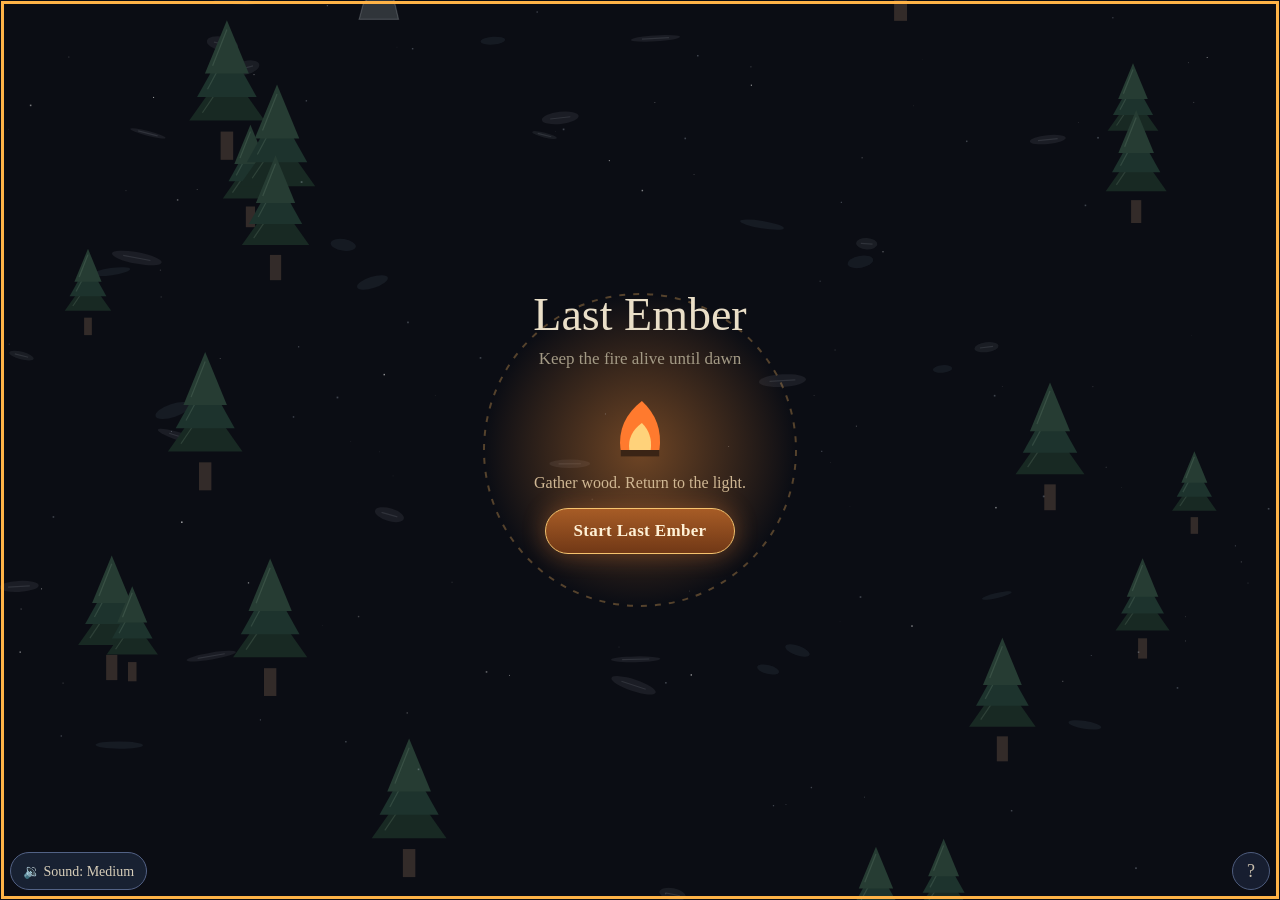
<file: last-ember-extension/index.html>
<!DOCTYPE html>
<html lang="en">
<head>
<meta charset="utf-8">
<meta name="viewport" content="width=device-width, initial-scale=1">
<meta name="theme-color" content="#0b0d14">
<title>Last Ember</title>
<link rel="manifest" href="manifest.webmanifest">
<link rel="stylesheet" href="style.css">
</head>
<body>
<canvas id="c" tabindex="0" aria-label="Last Ember game. Carry wood to the fire until dawn. Press the question mark button for how to play."></canvas>
<button id="startbtn" type="button" hidden>Start Last Ember</button>
<div id="live" class="sr" aria-live="polite"></div>
<button id="mutebtn" type="button" aria-label="Sound volume">🔊</button>
<button id="helpbtn" aria-label="How to play">?</button>
<div id="how" role="dialog" aria-label="How to play" hidden>
<p><b>How to play</b></p>
<p>Keep the fire alive until dawn. Walk over logs to pick them up (you can carry a few), then walk to the fire to feed it.</p>
<p>Move by tapping or dragging, or with the arrow keys or WASD. Stay inside the dashed ring of light: wolves attack you outside it and keep away from the fire.</p>
<p>P or Esc pauses. M or the speaker button changes the volume. After each night, choose an upgrade by tapping a card or pressing 1 or 2.</p>
<p>Top-left: the ring is the fire's fuel and the brown slots show the wood you carry. Top-right: the hearts are your health. The bar along the top fills as dawn gets closer.</p>
<button id="howclose">Close</button>
</div>
<script src="game.js" defer></script>
<script src="pwa-register.js" defer></script>
</body>
</html>
</file>
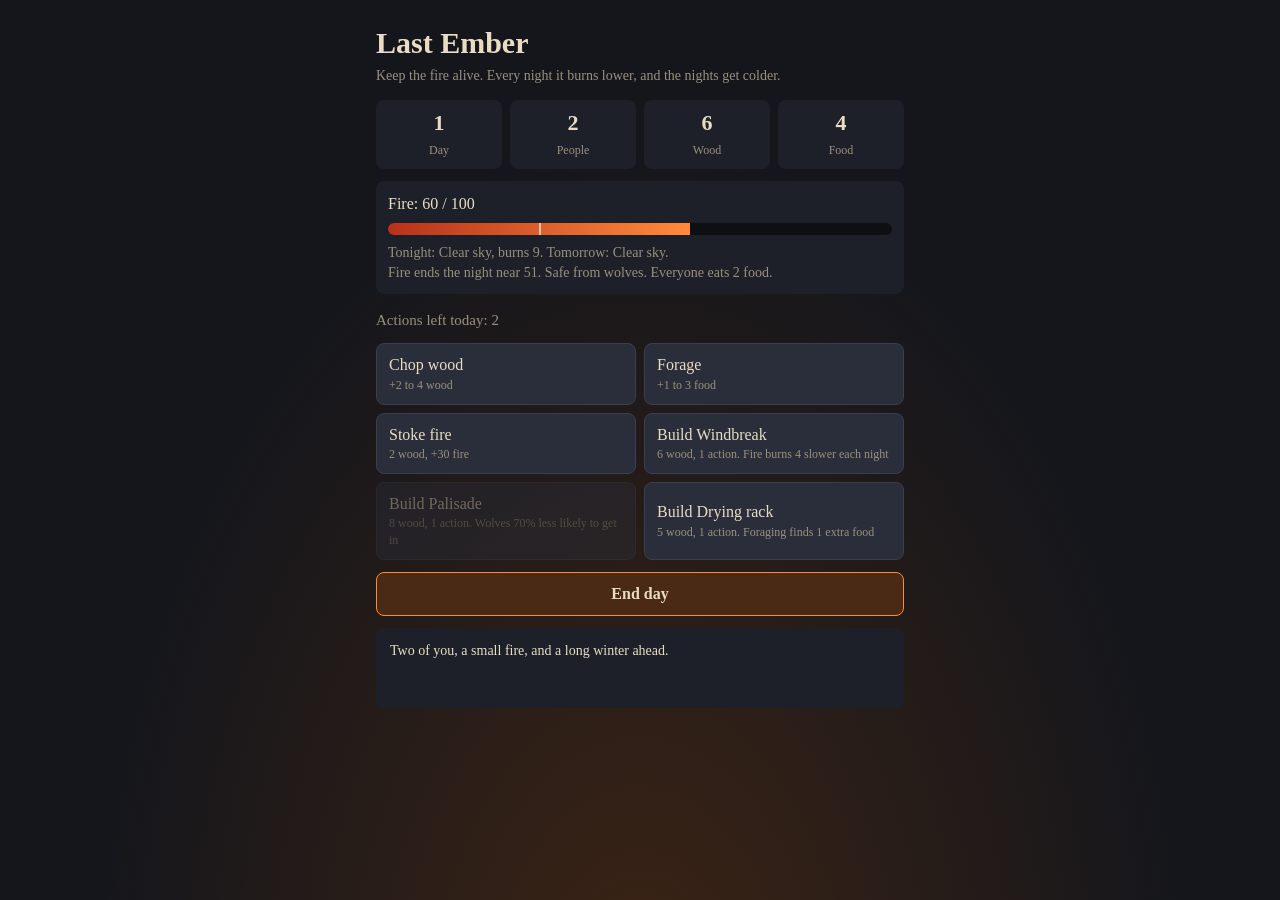
<file: last-ember.html>
<!DOCTYPE html>
<html lang="en">
<head>
<meta charset="utf-8">
<meta name="viewport" content="width=device-width, initial-scale=1">
<title>Last Ember</title>
<style>
:root{--ink:#e9dcc3;--dim:#9a917c;--bg:#14161c;--card:#1d2029;--ember:#ff8a3d}
*{box-sizing:border-box}
body{margin:0;min-height:100vh;background:radial-gradient(ellipse at 50% 115%,#3d2414 0,var(--bg) 62%) fixed;color:var(--ink);font:16px/1.4 Georgia,serif;display:flex;justify-content:center}
main{width:min(560px,100%);padding:22px 16px 40px}
h1{margin:0;font-size:30px}
.sub{color:var(--dim);margin:2px 0 14px;font-size:14px}
.stats{display:grid;grid-template-columns:repeat(4,1fr);gap:8px;margin:12px 0}
.stat{background:var(--card);border-radius:8px;padding:8px;text-align:center}
.stat b{display:block;font-size:22px}
.stat span{font-size:12px;color:var(--dim)}
.fire{background:var(--card);padding:12px;border-radius:8px}
.bar{height:12px;background:#0d0f13;border-radius:6px;overflow:hidden;position:relative;margin:8px 0}
.bar i{display:block;height:100%;background:linear-gradient(90deg,#b8321a,var(--ember));transition:width .4s}
.bar u{position:absolute;top:0;height:100%;width:2px;background:var(--ink);opacity:.8}
.note{font-size:14px;color:var(--dim);margin:0}
.warn{color:#ff6b57}
.grid{display:grid;grid-template-columns:1fr 1fr;gap:8px;margin:12px 0}
button{font:inherit;color:var(--ink);background:#2a2e3a;border:1px solid #3a3f4e;border-radius:8px;padding:10px 12px;cursor:pointer;text-align:left}
button:hover:not(:disabled){border-color:var(--ember)}
button:focus-visible{outline:2px solid var(--ember)}
button:disabled{opacity:.4;cursor:not-allowed}
button small{display:block;color:var(--dim);font-size:12px}
.end{width:100%;background:#4a2a14;border-color:var(--ember);text-align:center;font-weight:bold}
h2{font-size:15px;margin:16px 0 0;color:var(--dim);font-weight:normal}
#log{background:var(--card);border-radius:8px;padding:8px 14px;min-height:80px;font-size:14px;margin-top:12px}
#log p{margin:5px 0}
</style>
</head>
<body>
<main>
<h1>Last Ember</h1>
<div class="sub">Keep the fire alive. Every night it burns lower, and the nights get colder.</div>
<div id="app"></div>
</main>
<script>
const BUILDS = {
  wind: { n: 'Windbreak', c: 6, d: 'Fire burns 4 slower each night' },
  pal:  { n: 'Palisade',  c: 8, d: 'Wolves 70% less likely to get in' },
  rack: { n: 'Drying rack', c: 5, d: 'Foraging finds 1 extra food' }
};
const WX = {
  calm:  ['Clear sky', 0],
  cold:  ['Cold snap', 8],
  storm: ['Storm', 20]
};
let S, best = 0;
try { best = +localStorage.getItem('lastEmberBest') || 0; } catch (e) {}
const rnd = (a, b) => a + Math.floor(Math.random() * (b - a + 1));

function wx(d) {
  if (!S.wx[d]) {
    const r = Math.random(), k = Math.min(0.3, 0.08 + d * 0.01);
    S.wx[d] = r < k ? 'storm' : r < k + 0.2 ? 'cold' : 'calm';
  }
  return S.wx[d];
}
function decay() {
  return Math.max(4, 8 + S.day + WX[wx(S.day)][1] - (S.built.wind ? 4 : 0));
}

function newGame() {
  S = { day: 1, pop: 2, ap: 2, wood: 6, food: 4, fire: 60, built: {}, stranger: false, over: false, wx: {},
        log: ['Two of you, a small fire, and a long winter ahead.'] };
  render();
}

function act(a) {
  if (S.over || S.stranger || S.ap < 1) return;
  const B = BUILDS[a];
  let msg;
  if (a === 'chop') { const n = rnd(2, 4); S.wood += n; msg = 'Chopped ' + n + ' wood.'; }
  else if (a === 'forage') { const n = rnd(1, 3) + (S.built.rack ? 1 : 0); S.food += n; msg = 'Foraged ' + n + ' food.'; }
  else if (a === 'stoke') {
    if (S.wood < 2) return;
    S.wood -= 2; S.fire = Math.min(100, S.fire + 30); msg = 'Stoked the fire (+30).';
  } else if (B) {
    if (S.built[a] || S.wood < B.c) return;
    S.wood -= B.c; S.built[a] = 1; msg = 'Built: ' + B.n + '.';
  } else return;
  S.ap--; S.log = [msg]; render();
}

function endDay() {
  if (S.over || S.stranger) return;
  const m = [], d = decay();
  S.fire = Math.max(0, S.fire - d);
  m.push('Night (' + WX[wx(S.day)][0].toLowerCase() + '): the fire burned down by ' + d + '.');
  if (S.food >= S.pop) S.food -= S.pop;
  else { S.food = 0; S.pop--; m.push('Not enough food. Someone starved.'); }
  if (S.pop > 0 && S.fire === 0) { S.pop--; m.push('The fire died. Someone froze in the dark.'); }
  if (S.pop > 0 && S.fire < 30) {
    let p = Math.min(0.8, 0.45 + S.day * 0.01);
    if (S.built.pal) p *= 0.3;
    if (Math.random() < p) { S.pop--; m.push('Wolves came for the weak fire. You lost someone.'); }
    else m.push('Wolves circled the dim fire, then left.');
  }
  if (S.pop <= 0) {
    S.over = true; S.score = S.day - 1;
    if (S.score > best) { best = S.score; try { localStorage.setItem('lastEmberBest', best); } catch (e) {} }
    m.push('The last ember went out.');
  } else {
    S.day++; S.ap = S.pop;
    if (S.day > 2 && Math.random() < 0.2) { S.stranger = true; m.push('A stranger waits at the edge of the light.'); }
  }
  S.log = m; render();
}

function stranger(yes) {
  if (yes) { S.pop++; S.ap++; S.log = ['You took them in. One more pair of hands, and one more mouth.']; }
  else S.log = ['You turned them away.'];
  S.stranger = false; render();
}

function render() {
  const d = decay(), proj = Math.max(0, S.fire - d), low = proj < 30, a = S.ap > 0 && !S.stranger;
  const bd = Object.keys(BUILDS).filter(k => !S.built[k]).map(k => {
    const B = BUILDS[k];
    return '<button ' + (a && S.wood >= B.c ? '' : 'disabled ') + 'onclick="act(\'' + k + '\')">Build ' + B.n +
      '<small>' + B.c + ' wood, 1 action. ' + B.d + '</small></button>';
  }).join('');
  let h = '';
  if (S.over) {
    h = '<div class="fire"><b>Nights survived: ' + S.score + '</b><p class="note">Best: ' + best + '</p></div>' +
      '<div class="grid"><button class="end" style="grid-column:1/3" onclick="newGame()">Play again</button></div>';
  } else {
    h = '<div class="stats"><div class="stat"><b>' + S.day + '</b><span>Day</span></div>' +
      '<div class="stat"><b>' + S.pop + '</b><span>People</span></div>' +
      '<div class="stat"><b>' + S.wood + '</b><span>Wood</span></div>' +
      '<div class="stat"><b>' + S.food + '</b><span>Food</span></div></div>' +
      '<div class="fire"><div>Fire: ' + S.fire + ' / 100</div>' +
      '<div class="bar"><i style="width:' + S.fire + '%"></i><u style="left:30%"></u></div>' +
      '<p class="note">Tonight: ' + WX[wx(S.day)][0] + ', burns ' + d + '. Tomorrow: ' + WX[wx(S.day + 1)][0] + '.</p>' +
      '<p class="note ' + (low ? 'warn' : '') + '">Fire ends the night near ' + proj + '. ' +
      (low ? 'Below 30, wolves can come.' : 'Safe from wolves.') + ' Everyone eats ' + S.pop + ' food.</p></div>' +
      (S.stranger
        ? '<h2>Someone has arrived</h2><div class="grid"><button onclick="stranger(1)">Take them in<small>+1 person, eats 1 food per night</small></button>' +
          '<button onclick="stranger(0)">Turn them away<small>Keep your supplies</small></button></div>'
        : '<h2>Actions left today: ' + S.ap + '</h2><div class="grid">' +
          '<button ' + (a ? '' : 'disabled ') + 'onclick="act(\'chop\')">Chop wood<small>+2 to 4 wood</small></button>' +
          '<button ' + (a ? '' : 'disabled ') + 'onclick="act(\'forage\')">Forage<small>+1 to 3 food' + (S.built.rack ? ' (+1 rack)' : '') + '</small></button>' +
          '<button ' + (a && S.wood >= 2 ? '' : 'disabled ') + 'onclick="act(\'stoke\')">Stoke fire<small>2 wood, +30 fire</small></button>' + bd + '</div>' +
          '<button class="end" onclick="endDay()">End day</button>');
  }
  h += '<div id="log">' + S.log.map(t => '<p>' + t + '</p>').join('') + '</div>';
  document.getElementById('app').innerHTML = h;
}
newGame();
</script>
</body>
</html>
</file>
<file: last-ember-extension/style.css>
html,body{margin:0;height:100%;background:#0b0d14;overflow:hidden}
canvas{display:block;touch-action:none;user-select:none;-webkit-user-select:none;outline:none}
canvas:focus-visible{outline:3px solid #ffb347;outline-offset:-4px}
.sr{position:absolute;left:-9999px}
#startbtn{position:fixed;left:50%;top:calc(50% + 58px);transform:translateX(-50%);min-width:190px;min-height:46px;padding:0 20px;border:1px solid #f6c36e;border-radius:24px;background:linear-gradient(#a75c26,#713816);box-shadow:0 0 24px #ff8a3d55;color:#fff1d6;font:600 17px Georgia,serif;letter-spacing:.02em;cursor:pointer}
#startbtn:hover{filter:brightness(1.12)}
#startbtn:focus-visible{outline:3px solid #fff1d6;outline-offset:3px}
#startbtn[hidden]{display:none}
#helpbtn{position:fixed;right:10px;bottom:calc(10px + env(safe-area-inset-bottom, 0px));width:38px;height:38px;border-radius:50%;border:1px solid #5a6a90;background:#1b2336;color:#eadfc8;font:18px Georgia,serif;cursor:pointer;opacity:.85}
#mutebtn{position:fixed;left:10px;bottom:calc(10px + env(safe-area-inset-bottom, 0px));min-width:136px;height:38px;padding:0 12px;border-radius:20px;border:1px solid #5a6a90;background:#1b2336;color:#eadfc8;font:14px Georgia,serif;cursor:pointer;opacity:.92}#mutebtn:focus-visible,#helpbtn:focus-visible,#how button:focus-visible{outline:2px solid #ff8a3d}
#how{position:fixed;left:50%;top:50%;transform:translate(-50%,-50%);width:min(420px,90vw);background:#1a1d27;color:#eadfc8;font:16px/1.5 Georgia,serif;padding:16px 18px;border-radius:12px;z-index:5;box-shadow:0 0 0 100vmax #000a}
#how[hidden]{display:none}
#how button{font:inherit;color:inherit;background:#2a2e3a;border:1px solid #5a6a90;border-radius:8px;padding:8px 16px;cursor:pointer}
</file>
